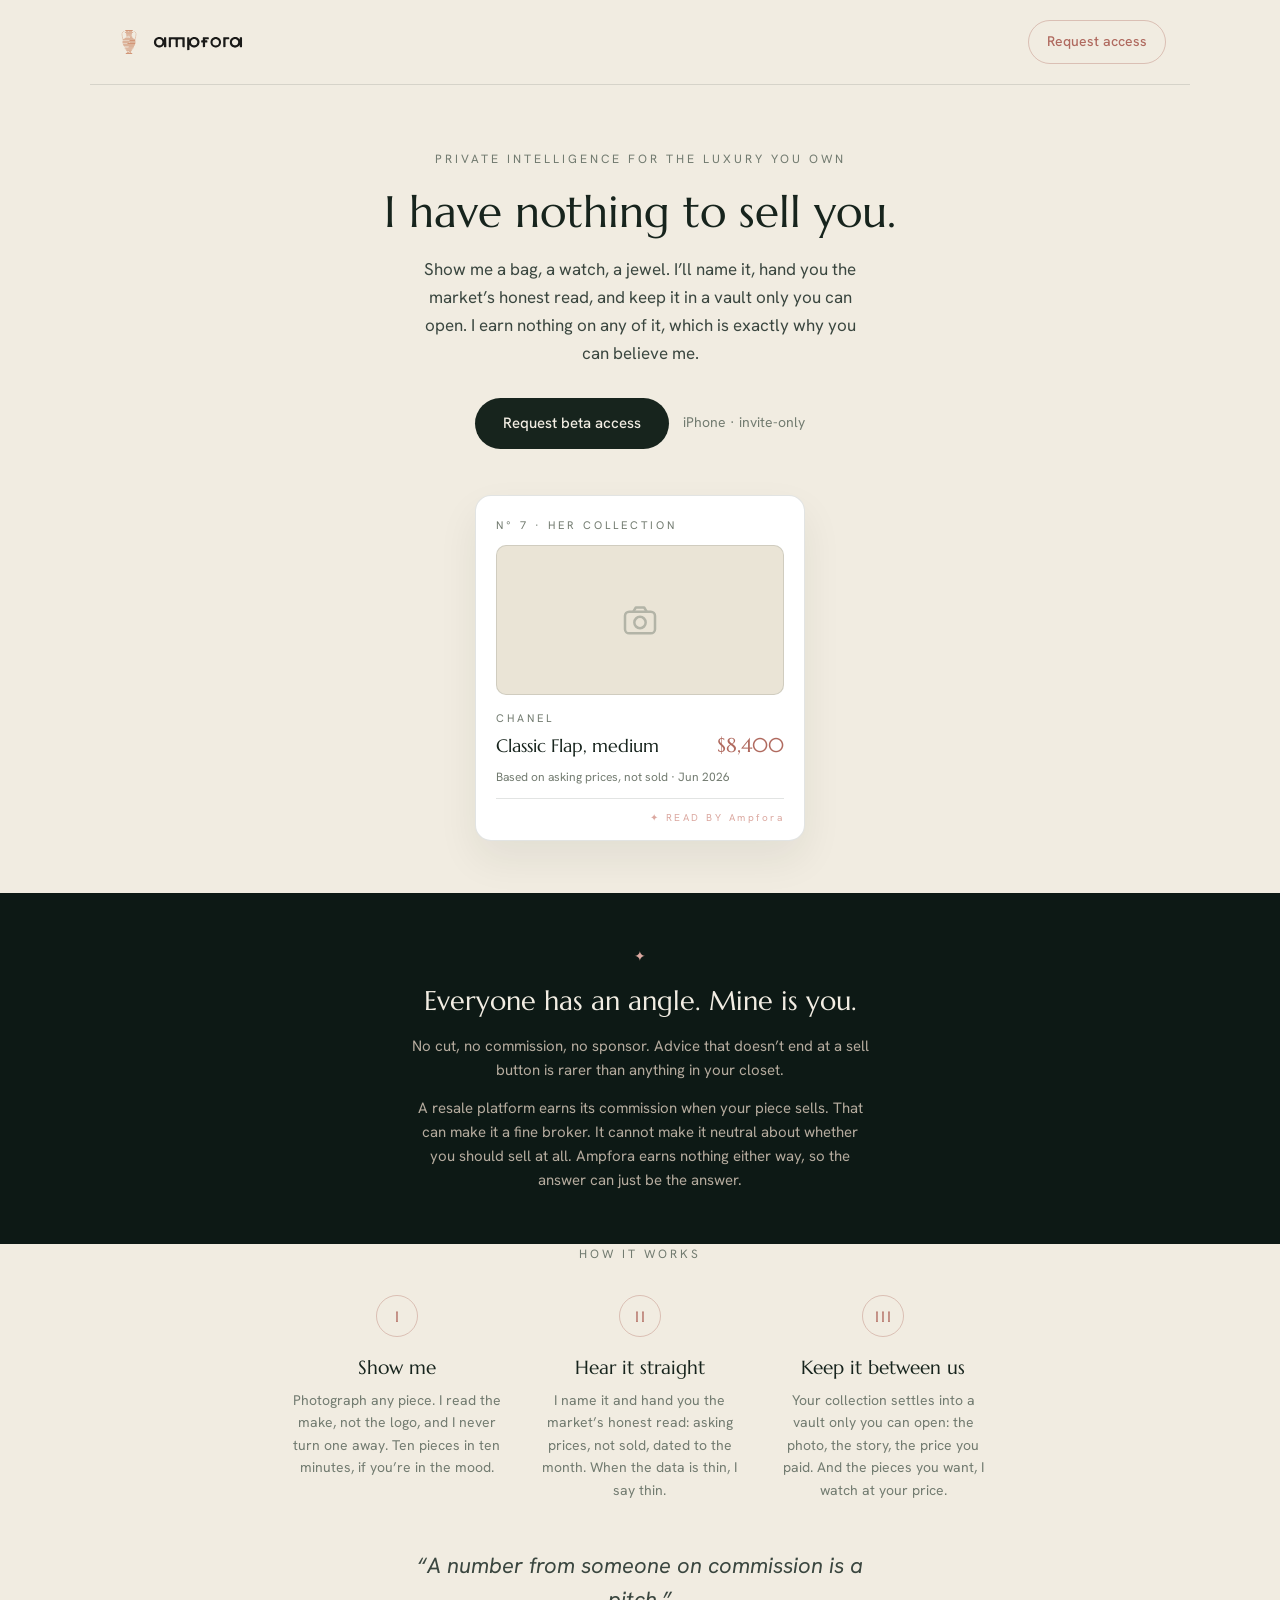
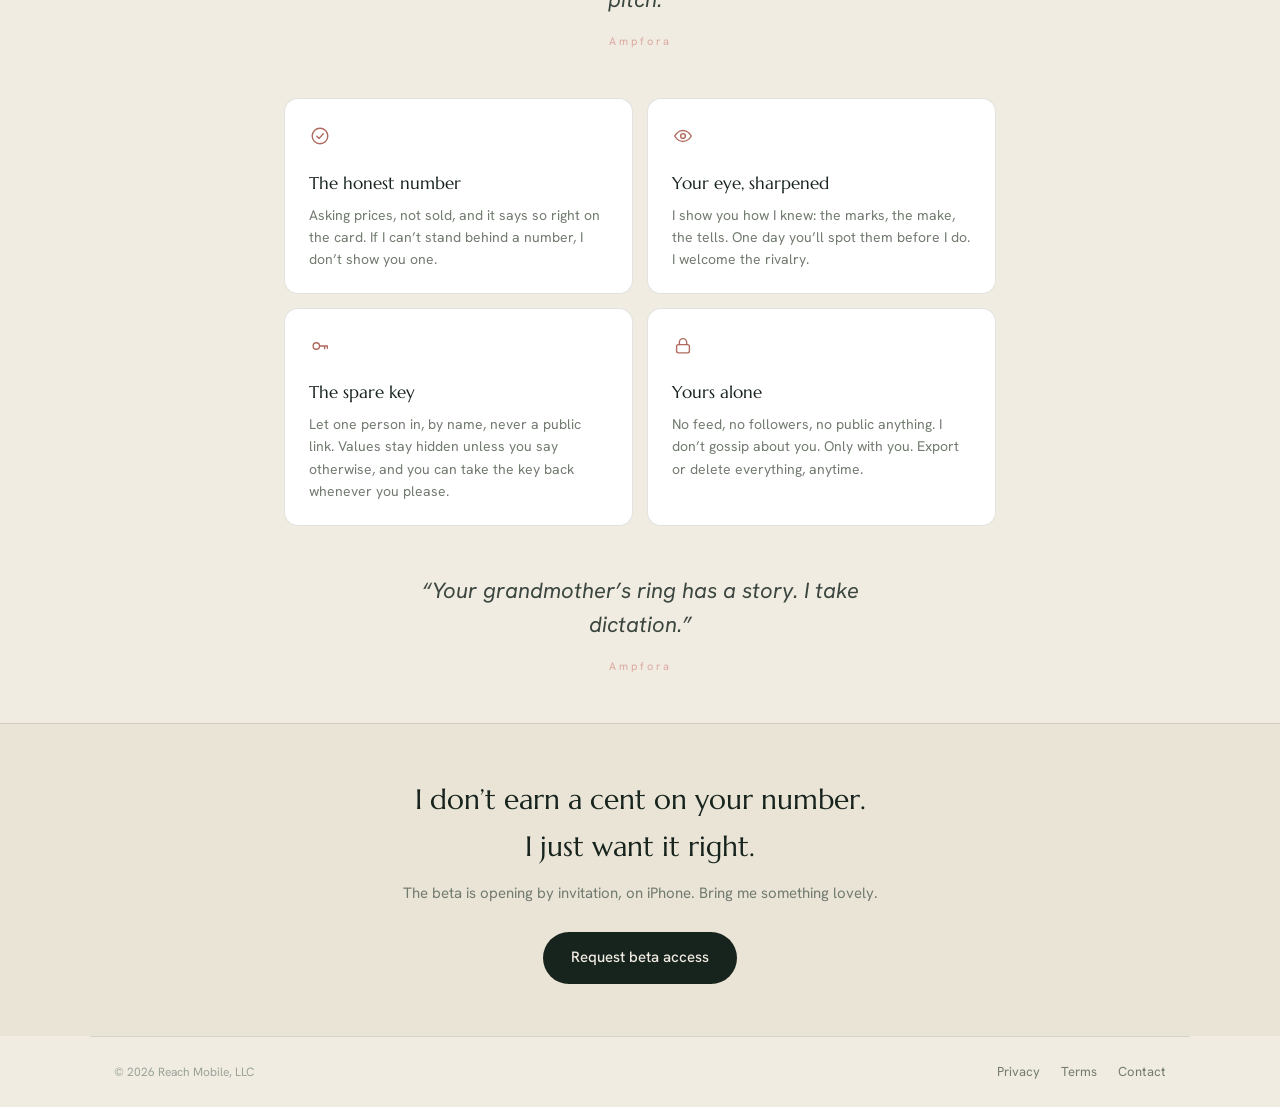
<file: index.html>
<!DOCTYPE html>
<html lang="en">
<head>
  <meta charset="utf-8" />
  <meta name="impact-site-verification" value="db69ce95-3897-4b3e-a469-6c0a6e96b619" />
  <meta name="viewport" content="width=device-width, initial-scale=1" />
  <title>Ampfora · I have nothing to sell you</title>
  <meta name="description" content="Photograph a bag, a watch, a jewel. Ampfora names it, reads the market honestly, and keeps your collection in a private vault. No cut, no commission, nothing to sell you." />
  <meta name="theme-color" content="#F1ECE1" />
  <meta property="og:title" content="Ampfora · I have nothing to sell you." />
  <meta property="og:description" content="Photograph a bag, a watch, a jewel. Ampfora names it, reads the market honestly, and keeps your collection in a private vault." />
  <meta property="og:type" content="website" />
  <link rel="icon" href="favicon.svg" type="image/svg+xml" />
  <link rel="preconnect" href="https://fonts.googleapis.com" />
  <link rel="preconnect" href="https://fonts.gstatic.com" crossorigin />
  <link href="https://fonts.googleapis.com/css2?family=Marcellus&family=Hanken+Grotesk:ital,wght@0,400;0,500;0,600;1,400&display=swap" rel="stylesheet" />
  <link rel="stylesheet" href="styles.css" />
</head>
<body>

  <header class="site-header">
    <a class="brand" href="/" aria-label="Ampfora home">
      <img class="brand-mark" src="ampfora-mark.svg" alt="" width="30" height="30" />
      <img class="brand-wordmark" src="ampfora-wordmark.svg" alt="Ampfora" height="18" />
    </a>
    <a class="btn btn-ghost" href="https://testflight.apple.com/join/Nak8bquG">Request access</a>
  </header>

  <main>
    <section class="hero wrap">
      <p class="eyebrow">Private intelligence for the luxury you own</p>
      <h1>I have nothing to sell you.</h1>
      <p class="lede">Show me a bag, a watch, a jewel. I’ll name it, hand you the market’s honest read, and keep it in a vault only you can open. I earn nothing on any of it, which is exactly why you can believe me.</p>
      <div class="cta-row">
        <a class="btn btn-solid" href="https://testflight.apple.com/join/Nak8bquG">Request beta access</a>
        <span class="cta-note">iPhone · invite-only</span>
      </div>

      <div class="proof">
        <p class="proof-no">N° 7 · Her collection</p>
        <div class="proof-photo">
          <svg width="40" height="40" viewBox="0 0 24 24" fill="none" stroke="#727B70" stroke-width="1.5" stroke-linecap="round" stroke-linejoin="round" aria-hidden="true"><rect x="3" y="7" width="18" height="13" rx="2.5"/><path d="M8 7l1.5-2.5h5L16 7"/><circle cx="12" cy="13.5" r="3.4"/></svg>
        </div>
        <p class="proof-brand">Chanel</p>
        <div class="proof-row">
          <span class="proof-name">Classic Flap, medium</span>
          <span class="proof-value">$8,400</span>
        </div>
        <p class="proof-basis">Based on asking prices, not sold · Jun 2026</p>
        <p class="proof-hallmark">✦ READ BY Ampfora</p>
      </div>
    </section>

    <div class="band">
      <div class="wrap">
        <p class="band-spark" aria-hidden="true">✦</p>
        <p class="band-line">Everyone has an angle. Mine is you.</p>
        <p class="band-sub">No cut, no commission, no sponsor. Advice that doesn’t end at a sell button is rarer than anything in your closet.</p>
        <p class="band-sub">A resale platform earns its commission when your piece sells. That can make it a fine broker. It cannot make it neutral about whether you should sell at all. Ampfora earns nothing either way, so the answer can just be the answer.</p>
      </div>
    </div>

    <section class="wrap">
      <p class="section-label">How it works</p>
      <div class="steps">
        <div class="step">
          <span class="step-no">I</span>
          <h3>Show me</h3>
          <p>Photograph any piece. I read the make, not the logo, and I never turn one away. Ten pieces in ten minutes, if you’re in the mood.</p>
        </div>
        <div class="step">
          <span class="step-no">II</span>
          <h3>Hear it straight</h3>
          <p>I name it and hand you the market’s honest read: asking prices, not sold, dated to the month. When the data is thin, I say thin.</p>
        </div>
        <div class="step">
          <span class="step-no">III</span>
          <h3>Keep it between us</h3>
          <p>Your collection settles into a vault only you can open: the photo, the story, the price you paid. And the pieces you want, I watch at your price.</p>
        </div>
      </div>
    </section>

    <div class="quote wrap">
      <p>“A number from someone on commission is a pitch.”</p>
      <p class="attr">Ampfora</p>
    </div>

    <section class="wrap">
      <div class="pillars">
        <div class="pillar">
          <span class="ic"><svg width="22" height="22" viewBox="0 0 24 24" fill="none" stroke="currentColor" stroke-width="1.5" stroke-linecap="round" stroke-linejoin="round" aria-hidden="true"><circle cx="12" cy="12" r="8.5"/><polyline points="8.5 12.2 11 14.6 15.6 9.6"/></svg></span>
          <h3>The honest number</h3>
          <p>Asking prices, not sold, and it says so right on the card. If I can’t stand behind a number, I don’t show you one.</p>
        </div>
        <div class="pillar">
          <span class="ic"><svg width="22" height="22" viewBox="0 0 24 24" fill="none" stroke="currentColor" stroke-width="1.5" stroke-linecap="round" stroke-linejoin="round" aria-hidden="true"><path d="M3 12s3.2-6 9-6 9 6 9 6-3.2 6-9 6-9-6-9-6z"/><circle cx="12" cy="12" r="2.6"/></svg></span>
          <h3>Your eye, sharpened</h3>
          <p>I show you how I knew: the marks, the make, the tells. One day you’ll spot them before I do. I welcome the rivalry.</p>
        </div>
        <div class="pillar">
          <span class="ic"><svg width="22" height="22" viewBox="0 0 24 24" fill="none" stroke="currentColor" stroke-width="1.5" stroke-linecap="round" stroke-linejoin="round" aria-hidden="true"><circle cx="8" cy="12" r="3.5"/><path d="M11.5 12H20M17 12v3M20 12v2.5"/></svg></span>
          <h3>The spare key</h3>
          <p>Let one person in, by name, never a public link. Values stay hidden unless you say otherwise, and you can take the key back whenever you please.</p>
        </div>
        <div class="pillar">
          <span class="ic"><svg width="22" height="22" viewBox="0 0 24 24" fill="none" stroke="currentColor" stroke-width="1.5" stroke-linecap="round" stroke-linejoin="round" aria-hidden="true"><rect x="5" y="10.5" width="14" height="9" rx="2"/><path d="M8 10.5V8a4 4 0 0 1 8 0v2.5"/></svg></span>
          <h3>Yours alone</h3>
          <p>No feed, no followers, no public anything. I don’t gossip about you. Only with you. Export or delete everything, anytime.</p>
        </div>
      </div>
    </section>

    <div class="quote wrap">
      <p>“Your grandmother’s ring has a story. I take dictation.”</p>
      <p class="attr">Ampfora</p>
    </div>

    <div class="final">
      <div class="wrap">
        <h2>I don’t earn a cent on your number.<br />I just want it right.</h2>
        <p>The beta is opening by invitation, on iPhone. Bring me something lovely.</p>
        <a class="btn btn-solid" href="https://testflight.apple.com/join/Nak8bquG">Request beta access</a>
      </div>
    </div>
  </main>

  <footer class="site-footer">
    <span class="copy">© 2026 Reach Mobile, LLC</span>
    <nav>
      <a href="privacy.html">Privacy</a>
      <a href="terms.html">Terms</a>
      <a href="mailto:support@ampfora.com">Contact</a>
    </nav>
  </footer>

</body>
</html>
</file>
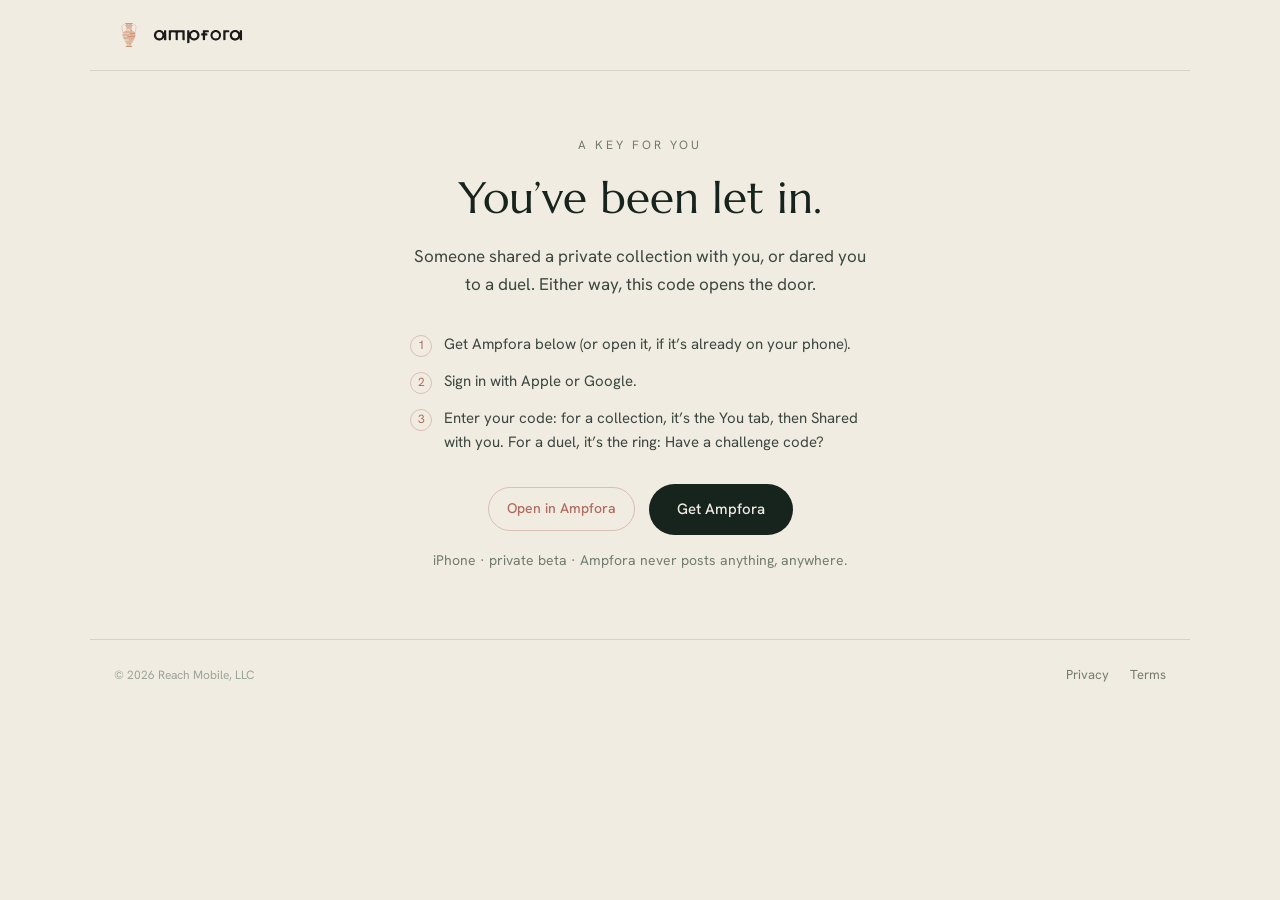
<file: claim.html>
<!DOCTYPE html>
<html lang="en">
<head>
  <meta charset="utf-8" />
  <meta name="viewport" content="width=device-width, initial-scale=1" />
  <title>Ampfora · A key for you</title>
  <meta name="description" content="Someone left you a code on Ampfora. Claim it here." />
  <meta name="robots" content="noindex" />
  <meta name="theme-color" content="#F1ECE1" />
  <link rel="icon" href="favicon.svg" type="image/svg+xml" />
  <link rel="preconnect" href="https://fonts.googleapis.com" />
  <link rel="preconnect" href="https://fonts.gstatic.com" crossorigin />
  <link href="https://fonts.googleapis.com/css2?family=Marcellus&family=Hanken+Grotesk:ital,wght@0,400;0,500;0,600;1,400&display=swap" rel="stylesheet" />
  <link rel="stylesheet" href="styles.css" />
</head>
<body>

  <header class="site-header">
    <a class="brand" href="index.html" aria-label="Ampfora home">
      <img class="brand-mark" src="ampfora-mark.svg" alt="" width="30" height="30" />
      <img class="brand-wordmark" src="ampfora-wordmark.svg" alt="Ampfora" height="18" />
    </a>
  </header>

  <main>
    <section class="hero wrap">
      <p class="eyebrow">A key for you</p>
      <h1 id="claim-title">You’ve been let in.</h1>
      <p class="lede" id="claim-lede">Someone shared a private collection with you, or dared you to a duel. Either way, this code opens the door.</p>

      <div class="claim-card" id="claim-card" hidden>
        <p class="claim-label">YOUR CODE</p>
        <p class="claim-code" id="claim-code"></p>
        <button class="btn btn-ghost claim-copy" id="copy-btn" type="button">Copy the code</button>
      </div>

      <div class="claim-steps" id="claim-steps">
        <p class="claim-step"><span class="claim-n">1</span> Get Ampfora below (or open it, if it’s already on your phone).</p>
        <p class="claim-step"><span class="claim-n">2</span> Sign in with Apple or Google.</p>
        <p class="claim-step"><span class="claim-n">3</span> Enter your code: for a collection, it’s the You tab, then Shared with you. For a duel, it’s the ring: Have a challenge code?</p>
      </div>

      <!-- WITH A CODE, "Open it" IS THE PRIMARY ACTION and the script promotes it. The page
           used to lead with Get Ampfora and keep the open button hidden and ghosted below
           it, so a recipient who already had the app was pointed at an install. -->
      <div class="cta-row">
        <a class="btn btn-ghost" id="open-app" href="valtzie://" hidden>Open in Ampfora</a>
        <a class="btn btn-solid" id="get-app" href="https://testflight.apple.com/join/Nak8bquG">Get Ampfora</a>
      </div>
      <p class="cta-note" id="cta-note">iPhone · private beta · Ampfora never posts anything, anywhere.</p>
    </section>
  </main>

  <footer class="site-footer">
    <span class="copy">© 2026 Reach Mobile, LLC</span>
    <nav>
      <a href="privacy.html">Privacy</a>
      <a href="terms.html">Terms</a>
    </nav>
  </footer>

  <script>
    // The code rides the URL FRAGMENT (#CODE): fragments never leave the browser, so a
    // claim code cannot land in server or CDN logs. No code in the URL? The page still
    // works as a plain explainer.
    (function () {
      var code = decodeURIComponent((location.hash || '').replace(/^#/, '')).trim();
      if (!code) return;
      var card = document.getElementById('claim-card');
      var codeEl = document.getElementById('claim-code');
      var openBtn = document.getElementById('open-app');
      var getBtn = document.getElementById('get-app');
      var copyBtn = document.getElementById('copy-btn');
      codeEl.textContent = code;
      card.hidden = false;

      // WHICH DOOR. A challenge marks itself with ?r=duel; anything else is an invite to a
      // collection. Sending a rivalry code to the collection screen would fail there having
      // consumed nothing and explained less.
      var isDuel = /(?:^|[?&])r=duel(?:&|$)/i.test(location.search || '');
      openBtn.href = 'valtzie://' + (isDuel ? 'duel/' : 'claim/') + encodeURIComponent(code);
      openBtn.hidden = false;
      // The open button is the point of the page when a code is present: make it the solid
      // one and demote the install beside it.
      openBtn.className = 'btn btn-solid';
      openBtn.textContent = isDuel ? 'Open the ring' : 'Open the collection';
      if (getBtn) getBtn.className = 'btn btn-ghost';
      if (isDuel) {
        document.getElementById('claim-title').textContent = 'You’ve been dared.';
        document.getElementById('claim-lede').textContent =
          'Someone picked a piece and bet it outruns yours this month. The market referees. Pick your champion and the ring opens.';
      } else {
        document.getElementById('claim-title').textContent = 'You’ve been let in.';
        document.getElementById('claim-lede').textContent =
          'Someone shared a private collection with you. This opens it.';
      }
      // The steps are the fallback, not the instructions: they matter only if the button
      // does nothing, which on iOS means the app is not installed yet.
      var steps = document.getElementById('claim-steps');
      if (steps) steps.hidden = true;
      var note = document.getElementById('cta-note');
      // HONEST ABOUT THE INSTALL PATH. iOS carries nothing from the App Store into a fresh
      // launch, so a recipient who installs from here has to come back to this message and
      // tap again. Saying so costs one sentence; not saying so costs the invite.
      if (note) {
        note.textContent =
          'iPhone · private beta. Installing? Come back to this link afterwards and tap Open, or paste the code above.';
      }
      copyBtn.addEventListener('click', function () {
        var done = function () {
          copyBtn.textContent = 'Copied ✓';
          setTimeout(function () { copyBtn.textContent = 'Copy the code'; }, 2000);
        };
        if (navigator.clipboard && navigator.clipboard.writeText) {
          navigator.clipboard.writeText(code).then(done, done);
        } else {
          var r = document.createRange();
          r.selectNodeContents(codeEl);
          var sel = window.getSelection();
          sel.removeAllRanges();
          sel.addRange(r);
          try { document.execCommand('copy'); } catch (e) { /* she can long-press */ }
          sel.removeAllRanges();
          done();
        }
      });
    })();
  </script>

</body>
</html>
</file>
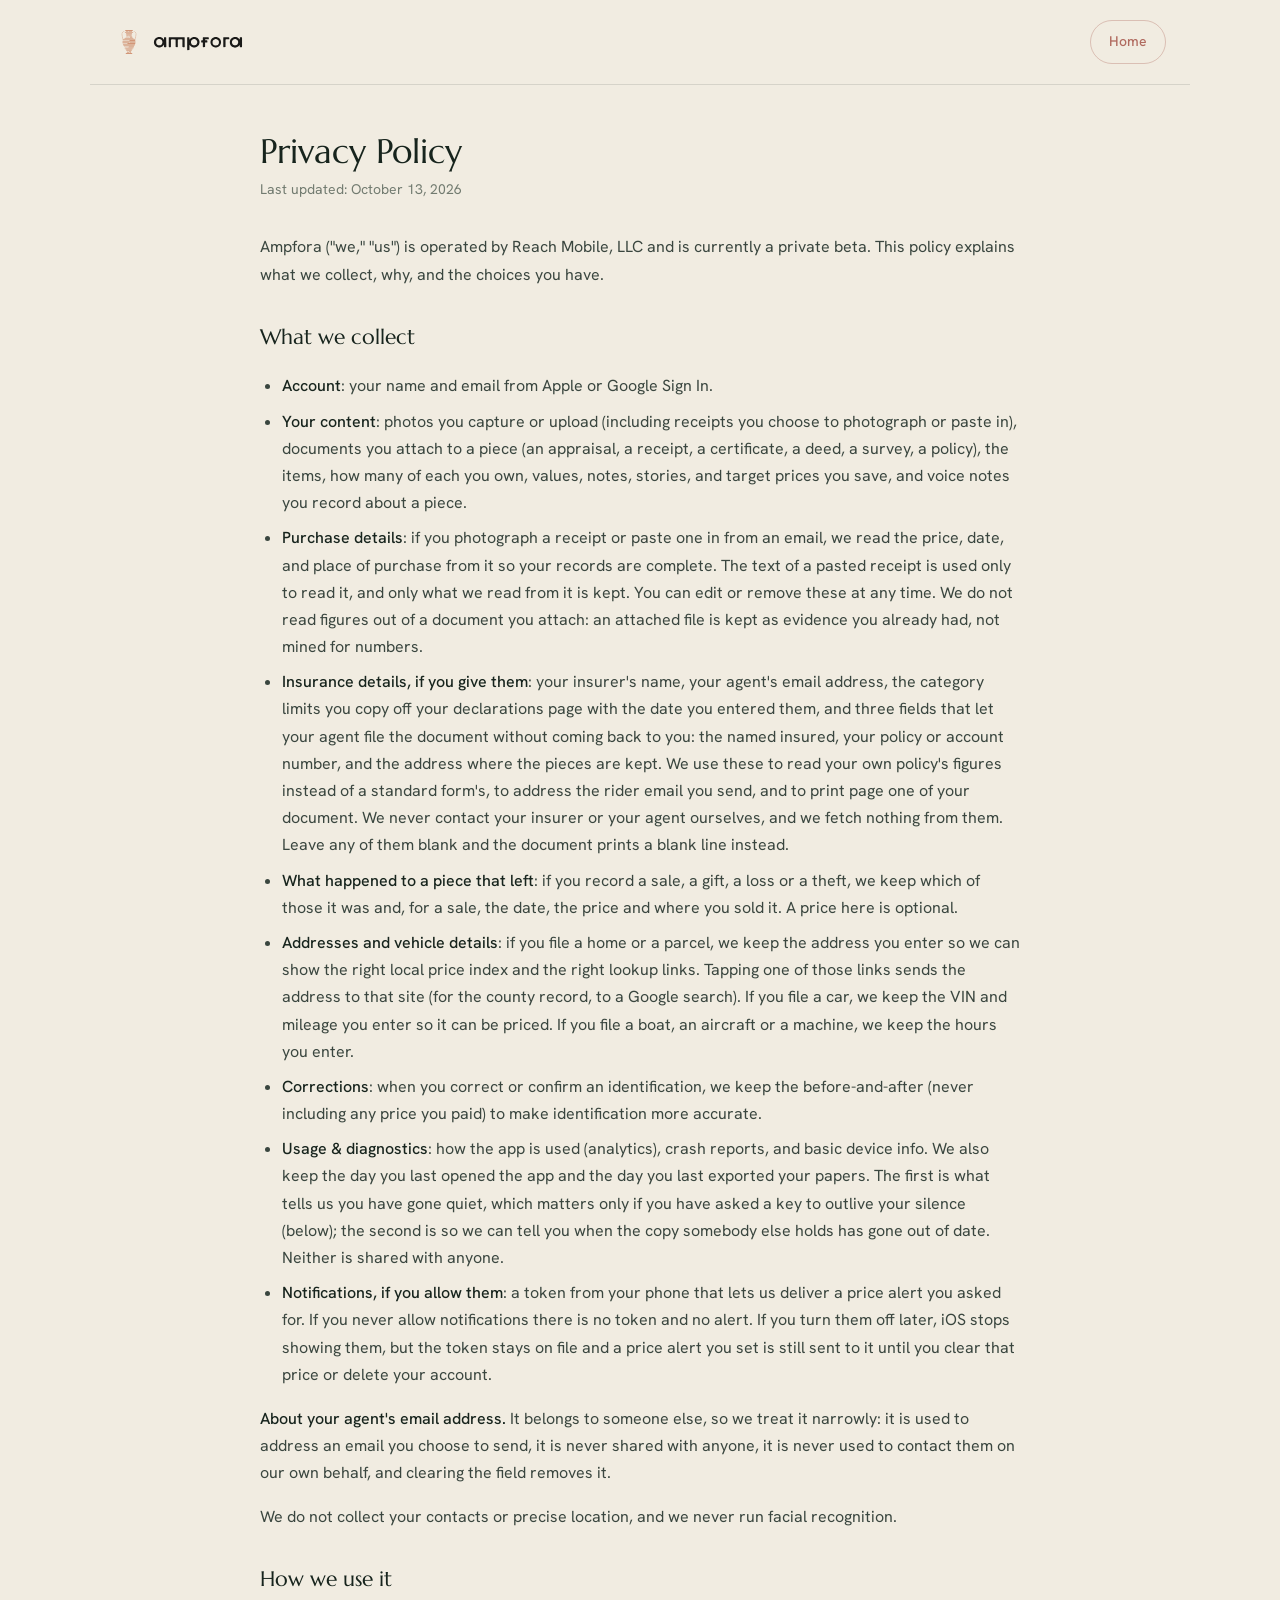
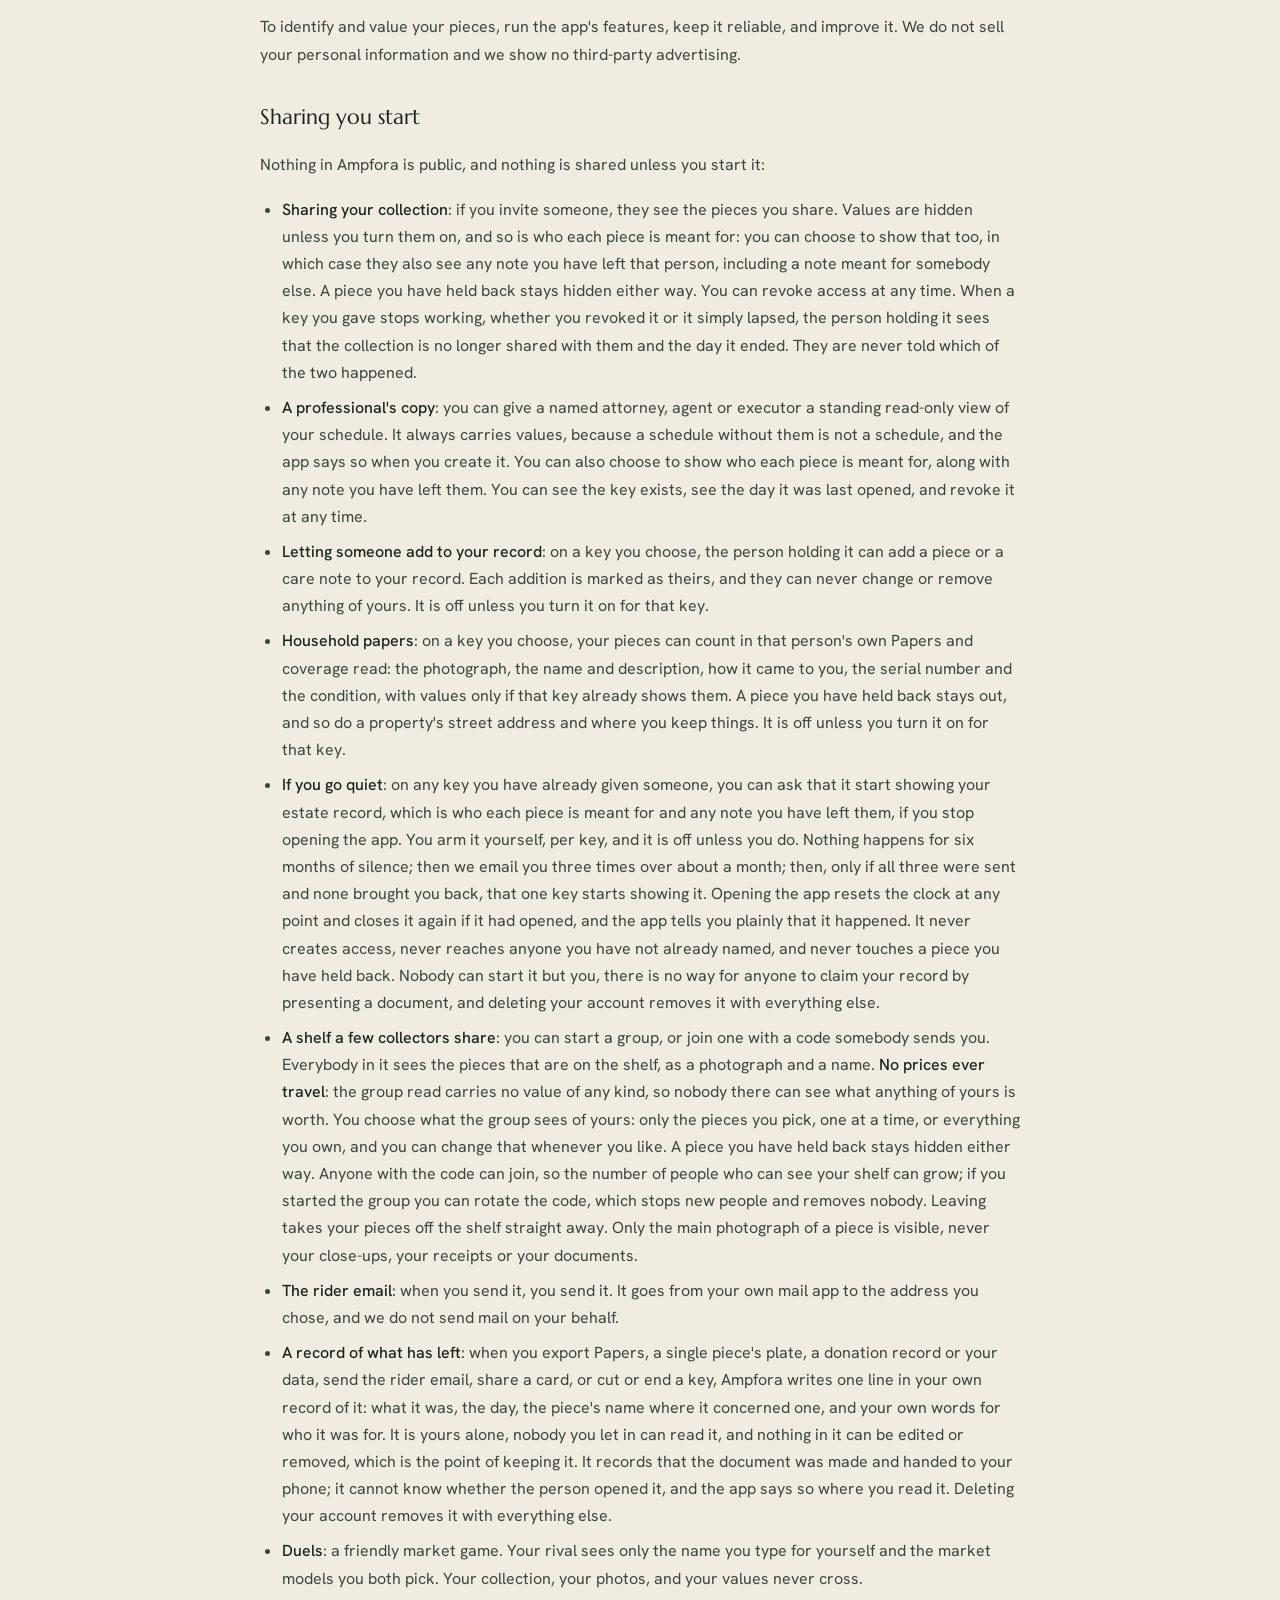
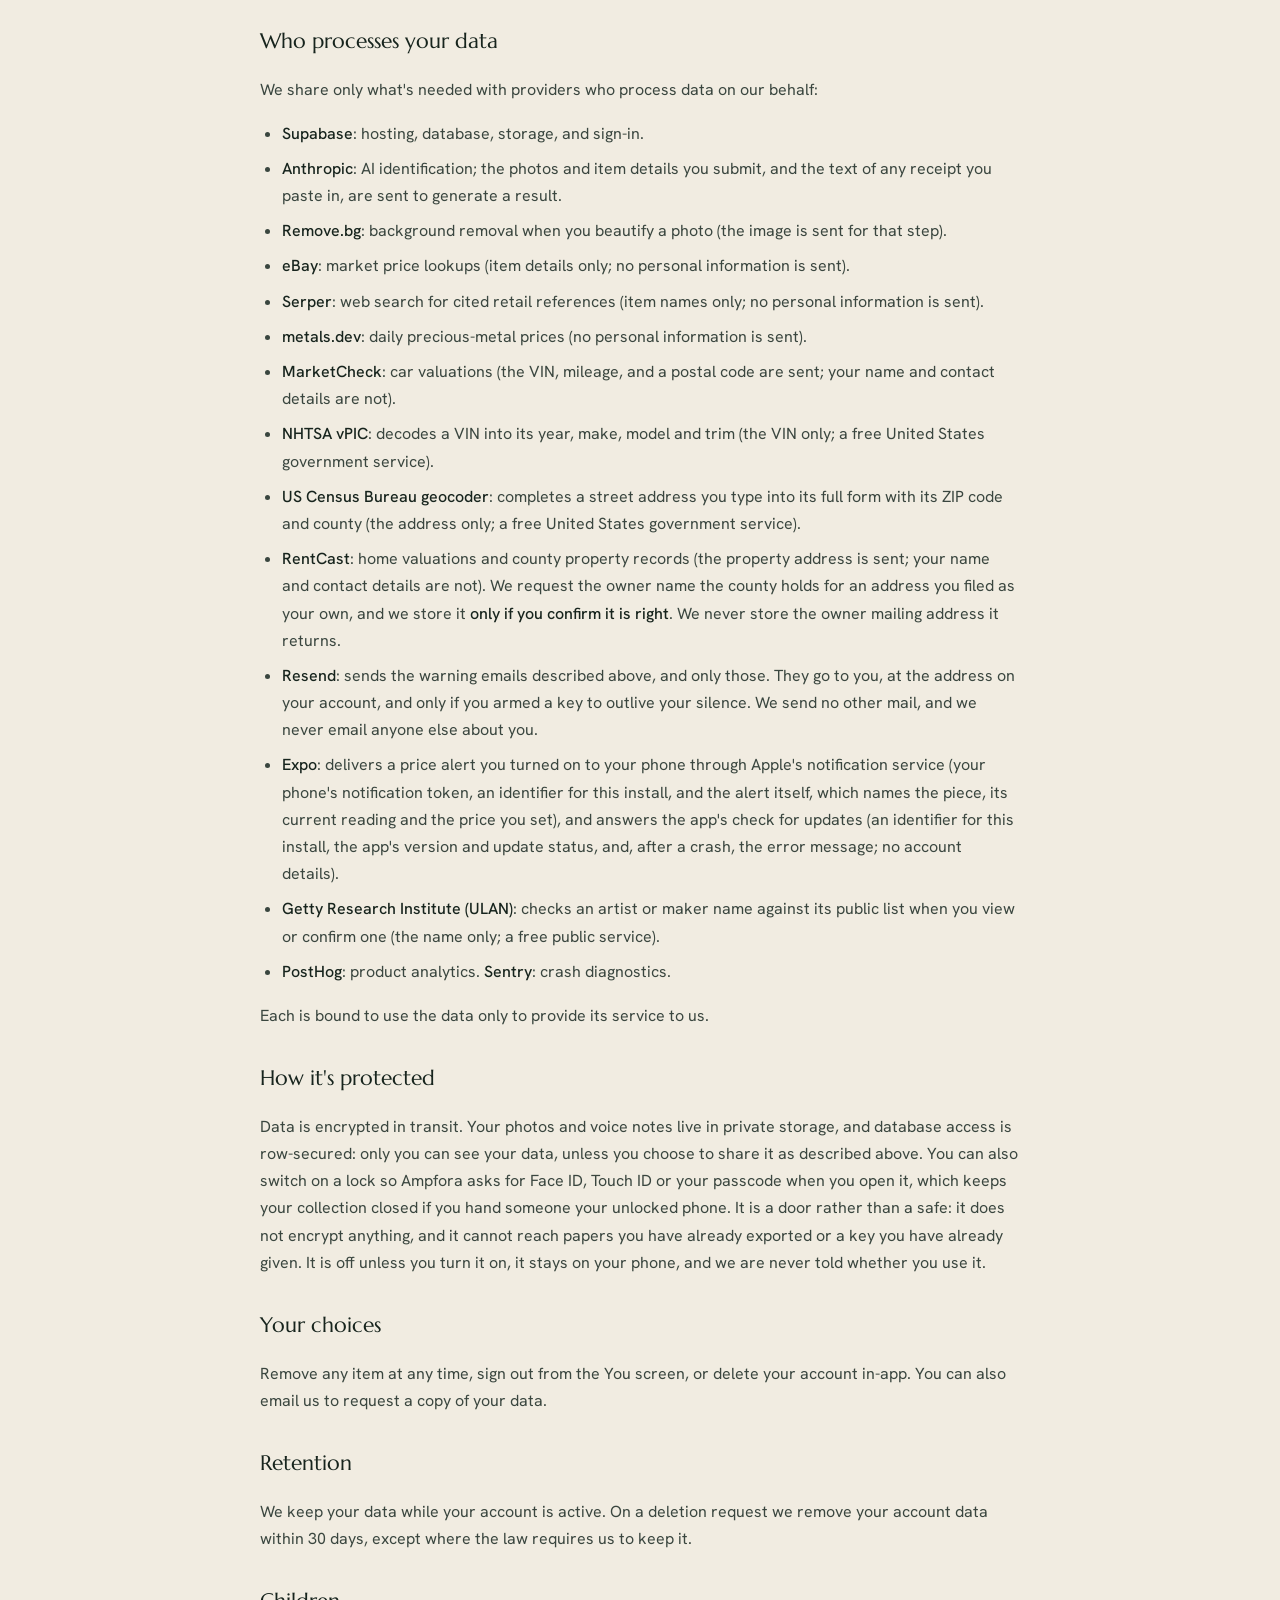
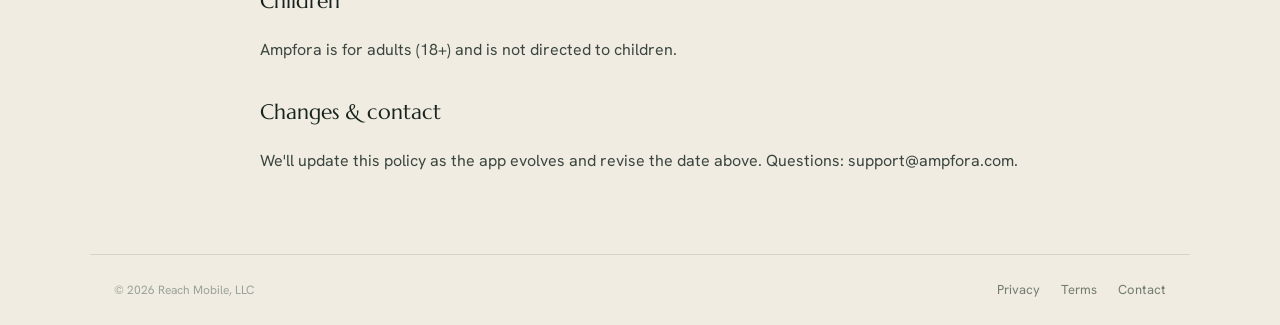
<file: privacy.html>
<!DOCTYPE html>
<html lang="en">
<head>
  <meta charset="utf-8" />
  <meta name="viewport" content="width=device-width, initial-scale=1" />
  <meta name="robots" content="noindex" />
  <title>Privacy Policy &middot; Ampfora</title>
  <meta name="description" content="Ampfora privacy policy: what we collect, why, and the choices you have." />
  <meta name="theme-color" content="#F1ECE1" />
  <link rel="icon" href="favicon.svg" type="image/svg+xml" />
  <link rel="preconnect" href="https://fonts.googleapis.com" />
  <link rel="preconnect" href="https://fonts.gstatic.com" crossorigin />
  <link href="https://fonts.googleapis.com/css2?family=Marcellus&family=Hanken+Grotesk:ital,wght@0,400;0,500;0,600;1,400&display=swap" rel="stylesheet" />
  <link rel="stylesheet" href="styles.css" />
</head>
<body>

  <header class="site-header">
    <a class="brand" href="index.html" aria-label="Ampfora home">
      <img class="brand-mark" src="ampfora-mark.svg" alt="" width="30" height="30" />
      <img class="brand-wordmark" src="ampfora-wordmark.svg" alt="Ampfora" height="18" />
    </a>
    <a class="btn btn-ghost" href="index.html">Home</a>
  </header>

  <main class="doc wrap">
    <h1>Privacy Policy</h1>
    <p class="updated">Last updated: October 13, 2026</p>
    <p>Ampfora ("we," "us") is operated by Reach Mobile, LLC and is currently a private beta. This policy explains what we collect, why, and the choices you have.</p>
    <h2>What we collect</h2>
    <ul>
    <li><strong>Account</strong>: your name and email from Apple or Google Sign In.</li>
    <li><strong>Your content</strong>: photos you capture or upload (including receipts you choose to photograph or paste in), documents you attach to a piece (an appraisal, a receipt, a certificate, a deed, a survey, a policy), the items, how many of each you own, values, notes, stories, and target prices you save, and voice notes you record about a piece.</li>
    <li><strong>Purchase details</strong>: if you photograph a receipt or paste one in from an email, we read the price, date, and place of purchase from it so your records are complete. The text of a pasted receipt is used only to read it, and only what we read from it is kept. You can edit or remove these at any time. We do not read figures out of a document you attach: an attached file is kept as evidence you already had, not mined for numbers.</li>
    <li><strong>Insurance details, if you give them</strong>: your insurer's name, your agent's email address, the category limits you copy off your declarations page with the date you entered them, and three fields that let your agent file the document without coming back to you: the named insured, your policy or account number, and the address where the pieces are kept. We use these to read your own policy's figures instead of a standard form's, to address the rider email you send, and to print page one of your document. We never contact your insurer or your agent ourselves, and we fetch nothing from them. Leave any of them blank and the document prints a blank line instead.</li>
    <li><strong>What happened to a piece that left</strong>: if you record a sale, a gift, a loss or a theft, we keep which of those it was and, for a sale, the date, the price and where you sold it. A price here is optional.</li>
    <li><strong>Addresses and vehicle details</strong>: if you file a home or a parcel, we keep the address you enter so we can show the right local price index and the right lookup links. Tapping one of those links sends the address to that site (for the county record, to a Google search). If you file a car, we keep the VIN and mileage you enter so it can be priced. If you file a boat, an aircraft or a machine, we keep the hours you enter.</li>
    <li><strong>Corrections</strong>: when you correct or confirm an identification, we keep the before-and-after (never including any price you paid) to make identification more accurate.</li>
    <li><strong>Usage &amp; diagnostics</strong>: how the app is used (analytics), crash reports, and basic device info. We also keep the day you last opened the app and the day you last exported your papers. The first is what tells us you have gone quiet, which matters only if you have asked a key to outlive your silence (below); the second is so we can tell you when the copy somebody else holds has gone out of date. Neither is shared with anyone.</li>
    <li><strong>Notifications, if you allow them</strong>: a token from your phone that lets us deliver a price alert you asked for. If you never allow notifications there is no token and no alert. If you turn them off later, iOS stops showing them, but the token stays on file and a price alert you set is still sent to it until you clear that price or delete your account.</li>
    </ul>
    <p><strong>About your agent's email address.</strong> It belongs to someone else, so we treat it narrowly: it is used to address an email you choose to send, it is never shared with anyone, it is never used to contact them on our own behalf, and clearing the field removes it.</p>
    <p>We do not collect your contacts or precise location, and we never run facial recognition.</p>
    <h2>How we use it</h2>
    <p>To identify and value your pieces, run the app's features, keep it reliable, and improve it. We do not sell your personal information and we show no third-party advertising.</p>
    <h2>Sharing you start</h2>
    <p>Nothing in Ampfora is public, and nothing is shared unless you start it:</p>
    <ul>
    <li><strong>Sharing your collection</strong>: if you invite someone, they see the pieces you share. Values are hidden unless you turn them on, and so is who each piece is meant for: you can choose to show that too, in which case they also see any note you have left that person, including a note meant for somebody else. A piece you have held back stays hidden either way. You can revoke access at any time. When a key you gave stops working, whether you revoked it or it simply lapsed, the person holding it sees that the collection is no longer shared with them and the day it ended. They are never told which of the two happened.</li>
    <li><strong>A professional's copy</strong>: you can give a named attorney, agent or executor a standing read-only view of your schedule. It always carries values, because a schedule without them is not a schedule, and the app says so when you create it. You can also choose to show who each piece is meant for, along with any note you have left them. You can see the key exists, see the day it was last opened, and revoke it at any time.</li>
    <li><strong>Letting someone add to your record</strong>: on a key you choose, the person holding it can add a piece or a care note to your record. Each addition is marked as theirs, and they can never change or remove anything of yours. It is off unless you turn it on for that key.</li>
    <li><strong>Household papers</strong>: on a key you choose, your pieces can count in that person's own Papers and coverage read: the photograph, the name and description, how it came to you, the serial number and the condition, with values only if that key already shows them. A piece you have held back stays out, and so do a property's street address and where you keep things. It is off unless you turn it on for that key.</li>
    <li><strong>If you go quiet</strong>: on any key you have already given someone, you can ask that it start showing your estate record, which is who each piece is meant for and any note you have left them, if you stop opening the app. You arm it yourself, per key, and it is off unless you do. Nothing happens for six months of silence; then we email you three times over about a month; then, only if all three were sent and none brought you back, that one key starts showing it. Opening the app resets the clock at any point and closes it again if it had opened, and the app tells you plainly that it happened. It never creates access, never reaches anyone you have not already named, and never touches a piece you have held back. Nobody can start it but you, there is no way for anyone to claim your record by presenting a document, and deleting your account removes it with everything else.</li>
    <li><strong>A shelf a few collectors share</strong>: you can start a group, or join one with a code somebody sends you. Everybody in it sees the pieces that are on the shelf, as a photograph and a name. <strong>No prices ever travel</strong>: the group read carries no value of any kind, so nobody there can see what anything of yours is worth. You choose what the group sees of yours: only the pieces you pick, one at a time, or everything you own, and you can change that whenever you like. A piece you have held back stays hidden either way. Anyone with the code can join, so the number of people who can see your shelf can grow; if you started the group you can rotate the code, which stops new people and removes nobody. Leaving takes your pieces off the shelf straight away. Only the main photograph of a piece is visible, never your close-ups, your receipts or your documents.</li>
    <li><strong>The rider email</strong>: when you send it, you send it. It goes from your own mail app to the address you chose, and we do not send mail on your behalf.</li>
    <li><strong>A record of what has left</strong>: when you export Papers, a single piece's plate, a donation record or your data, send the rider email, share a card, or cut or end a key, Ampfora writes one line in your own record of it: what it was, the day, the piece's name where it concerned one, and your own words for who it was for. It is yours alone, nobody you let in can read it, and nothing in it can be edited or removed, which is the point of keeping it. It records that the document was made and handed to your phone; it cannot know whether the person opened it, and the app says so where you read it. Deleting your account removes it with everything else.</li>
    <li><strong>Duels</strong>: a friendly market game. Your rival sees only the name you type for yourself and the market models you both pick. Your collection, your photos, and your values never cross.</li>
    </ul>
    <h2>Who processes your data</h2>
    <p>We share only what's needed with providers who process data on our behalf:</p>
    <ul>
    <li><strong>Supabase</strong>: hosting, database, storage, and sign-in.</li>
    <li><strong>Anthropic</strong>: AI identification; the photos and item details you submit, and the text of any receipt you paste in, are sent to generate a result.</li>
    <li><strong>Remove.bg</strong>: background removal when you beautify a photo (the image is sent for that step).</li>
    <li><strong>eBay</strong>: market price lookups (item details only; no personal information is sent).</li>
    <li><strong>Serper</strong>: web search for cited retail references (item names only; no personal information is sent).</li>
    <li><strong>metals.dev</strong>: daily precious-metal prices (no personal information is sent).</li>
    <li><strong>MarketCheck</strong>: car valuations (the VIN, mileage, and a postal code are sent; your name and contact details are not).</li>
    <li><strong>NHTSA vPIC</strong>: decodes a VIN into its year, make, model and trim (the VIN only; a free United States government service).</li>
    <li><strong>US Census Bureau geocoder</strong>: completes a street address you type into its full form with its ZIP code and county (the address only; a free United States government service).</li>
    <li><strong>RentCast</strong>: home valuations and county property records (the property address is sent; your name and contact details are not). We request the owner name the county holds for an address you filed as your own, and we store it <strong>only if you confirm it is right</strong>. We never store the owner mailing address it returns.</li>
    <li><strong>Resend</strong>: sends the warning emails described above, and only those. They go to you, at the address on your account, and only if you armed a key to outlive your silence. We send no other mail, and we never email anyone else about you.</li>
    <li><strong>Expo</strong>: delivers a price alert you turned on to your phone through Apple's notification service (your phone's notification token, an identifier for this install, and the alert itself, which names the piece, its current reading and the price you set), and answers the app's check for updates (an identifier for this install, the app's version and update status, and, after a crash, the error message; no account details).</li>
    <li><strong>Getty Research Institute (ULAN)</strong>: checks an artist or maker name against its public list when you view or confirm one (the name only; a free public service).</li>
    <li><strong>PostHog</strong>: product analytics. <strong>Sentry</strong>: crash diagnostics.</li>
    </ul>
    <p>Each is bound to use the data only to provide its service to us.</p>
    <h2>How it's protected</h2>
    <p>Data is encrypted in transit. Your photos and voice notes live in private storage, and database access is row-secured: only you can see your data, unless you choose to share it as described above. You can also switch on a lock so Ampfora asks for Face ID, Touch ID or your passcode when you open it, which keeps your collection closed if you hand someone your unlocked phone. It is a door rather than a safe: it does not encrypt anything, and it cannot reach papers you have already exported or a key you have already given. It is off unless you turn it on, it stays on your phone, and we are never told whether you use it.</p>
    <h2>Your choices</h2>
    <p>Remove any item at any time, sign out from the You screen, or delete your account in-app. You can also email us to request a copy of your data.</p>
    <h2>Retention</h2>
    <p>We keep your data while your account is active. On a deletion request we remove your account data within 30 days, except where the law requires us to keep it.</p>
    <h2>Children</h2>
    <p>Ampfora is for adults (18+) and is not directed to children.</p>
    <h2>Changes &amp; contact</h2>
    <p>We'll update this policy as the app evolves and revise the date above. Questions: support@ampfora.com.</p>
  </main>

  <footer class="site-footer">
    <span class="copy">&copy; 2026 Reach Mobile, LLC</span>
    <nav>
      <a href="privacy.html">Privacy</a>
      <a href="terms.html">Terms</a>
      <a href="mailto:support@ampfora.com">Contact</a>
    </nav>
  </footer>

</body>
</html>
</file>
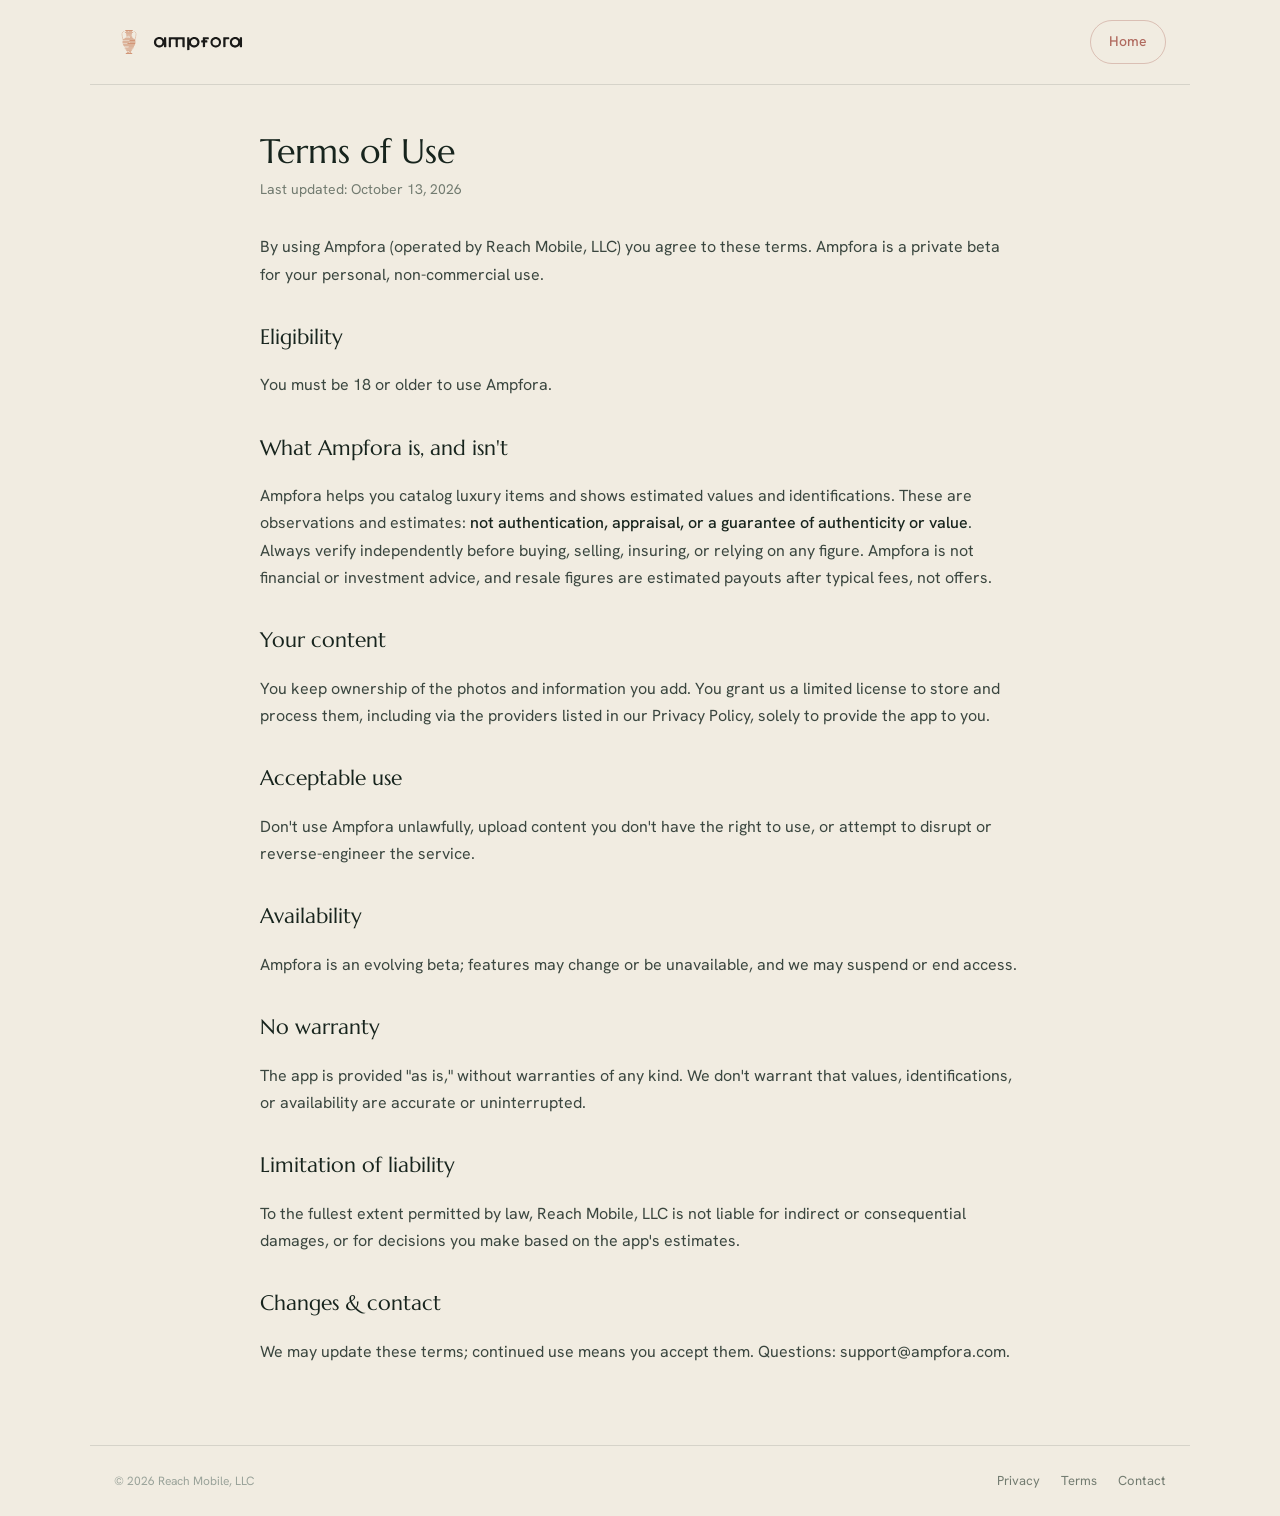
<file: terms.html>
<!DOCTYPE html>
<html lang="en">
<head>
  <meta charset="utf-8" />
  <meta name="viewport" content="width=device-width, initial-scale=1" />
  <meta name="robots" content="noindex" />
  <title>Terms of Use &middot; Ampfora</title>
  <meta name="description" content="Ampfora terms of use." />
  <meta name="theme-color" content="#F1ECE1" />
  <link rel="icon" href="favicon.svg" type="image/svg+xml" />
  <link rel="preconnect" href="https://fonts.googleapis.com" />
  <link rel="preconnect" href="https://fonts.gstatic.com" crossorigin />
  <link href="https://fonts.googleapis.com/css2?family=Marcellus&family=Hanken+Grotesk:ital,wght@0,400;0,500;0,600;1,400&display=swap" rel="stylesheet" />
  <link rel="stylesheet" href="styles.css" />
</head>
<body>

  <header class="site-header">
    <a class="brand" href="index.html" aria-label="Ampfora home">
      <img class="brand-mark" src="ampfora-mark.svg" alt="" width="30" height="30" />
      <img class="brand-wordmark" src="ampfora-wordmark.svg" alt="Ampfora" height="18" />
    </a>
    <a class="btn btn-ghost" href="index.html">Home</a>
  </header>

  <main class="doc wrap">
    <h1>Terms of Use</h1>
    <p class="updated">Last updated: October 13, 2026</p>
    <p>By using Ampfora (operated by Reach Mobile, LLC) you agree to these terms. Ampfora is a private beta for your personal, non-commercial use.</p>
    <h2>Eligibility</h2>
    <p>You must be 18 or older to use Ampfora.</p>
    <h2>What Ampfora is, and isn't</h2>
    <p>Ampfora helps you catalog luxury items and shows estimated values and identifications. These are observations and estimates: <strong>not authentication, appraisal, or a guarantee of authenticity or value</strong>. Always verify independently before buying, selling, insuring, or relying on any figure. Ampfora is not financial or investment advice, and resale figures are estimated payouts after typical fees, not offers.</p>
    <h2>Your content</h2>
    <p>You keep ownership of the photos and information you add. You grant us a limited license to store and process them, including via the providers listed in our Privacy Policy, solely to provide the app to you.</p>
    <h2>Acceptable use</h2>
    <p>Don't use Ampfora unlawfully, upload content you don't have the right to use, or attempt to disrupt or reverse-engineer the service.</p>
    <h2>Availability</h2>
    <p>Ampfora is an evolving beta; features may change or be unavailable, and we may suspend or end access.</p>
    <h2>No warranty</h2>
    <p>The app is provided "as is," without warranties of any kind. We don't warrant that values, identifications, or availability are accurate or uninterrupted.</p>
    <h2>Limitation of liability</h2>
    <p>To the fullest extent permitted by law, Reach Mobile, LLC is not liable for indirect or consequential damages, or for decisions you make based on the app's estimates.</p>
    <h2>Changes &amp; contact</h2>
    <p>We may update these terms; continued use means you accept them. Questions: support@ampfora.com.</p>
  </main>

  <footer class="site-footer">
    <span class="copy">&copy; 2026 Reach Mobile, LLC</span>
    <nav>
      <a href="privacy.html">Privacy</a>
      <a href="terms.html">Terms</a>
      <a href="mailto:support@ampfora.com">Contact</a>
    </nav>
  </footer>

</body>
</html>
</file>
<file: styles.css>
/* Ampfora marketing site. Shared skin: THE LIGHT JEWEL BOX (mirrors the app's 2026-07
   light default: porcelain canvas, vault-green ink, one blush accent, Marcellus
   display + Hanken Grotesk UI). One file for all pages: index, claim, privacy,
   terms. The wordmark is plain text in each HTML <header>: search "Ampfora". The
   TestFlight link is the only other fill-in: search "REPLACE_WITH_YOUR_CODE". */

:root {
  --bg:        #F1ECE1;  /* porcelain canvas */
  --bg-band:   #EAE4D6;  /* recessed plates */
  --surface:   #FFFFFF;  /* cards */
  --surface-2: #EAE4D6;
  --gold:      #B06A5F;  /* deep rose: blush at text grade (raw blush washes out on porcelain) */
  --gold-soft: #DBA8A0;  /* blush: fills and hovers */
  --ink:       #17241D;  /* vault-green ink */
  --ink-soft:  #3A463F;
  --muted:     #727B70;
  --faint:     #9AA39A;
  --hairline:  rgba(23, 36, 29, 0.12);
  --hairline-2:rgba(176, 106, 95, 0.35);
  /* The night palette: the velvet case interior (the app keeps its photography
     rooms dark; the site keeps ONE band as a glimpse inside the jewel box). */
  --night:       #0D1915;
  --night-card:  #16241F;
  --night-pearl: #F2EDE3;
  --night-muted: #B5AB9E;
  --serif: "Marcellus", Georgia, "Times New Roman", serif;
  --sans: "Hanken Grotesk", -apple-system, BlinkMacSystemFont, "Segoe UI", Roboto, Helvetica, Arial, sans-serif;
}

* { box-sizing: border-box; }

html { -webkit-text-size-adjust: 100%; }

body {
  margin: 0;
  background: var(--bg);
  color: var(--ink);
  font-family: var(--sans);
  font-size: 17px;
  line-height: 1.7;
  -webkit-font-smoothing: antialiased;
}

a { color: var(--gold); text-decoration: none; }
a:hover { color: var(--gold-soft); }

.wrap { max-width: 760px; margin: 0 auto; padding: 0 24px; }

/* ── Header / nav ─────────────────────────────────────────── */
.site-header {
  display: flex; align-items: center; justify-content: space-between;
  padding: 20px 24px;
  border-bottom: 0.5px solid var(--hairline);
  max-width: 1100px; margin: 0 auto;
}
.brand { display: flex; align-items: center; gap: 10px; }
.brand svg { display: block; }
.spark { color: var(--gold-soft); font-size: 15px; line-height: 1; }
.wordmark {
  font-family: var(--serif);
  font-size: 21px;
  letter-spacing: 5px;
  color: var(--ink);
}
.btn {
  display: inline-block;
  font-family: var(--sans);
  font-size: 15px;
  font-weight: 500;
  border-radius: 999px;
  padding: 13px 28px;
  cursor: pointer;
  transition: opacity 0.15s ease;
}
.btn:hover { opacity: 0.9; }
.btn-solid { background: var(--ink); color: #F2EDE3; }
.btn-ghost {
  font-size: 14px;
  padding: 9px 18px;
  color: var(--gold);
  border: 0.5px solid var(--hairline-2);
}
.btn-ghost:hover { color: var(--gold-soft); }

/* ── Hero ─────────────────────────────────────────────────── */
.hero { text-align: center; padding: 64px 0 52px; }
.eyebrow {
  font-size: 12px; letter-spacing: 3px; color: var(--muted);
  margin: 0 0 18px; text-transform: uppercase;
}
h1 {
  font-family: var(--serif); font-weight: 500;
  font-size: clamp(32px, 7vw, 44px); line-height: 1.14;
  margin: 0 auto 18px; max-width: 540px;
}
.lede {
  font-size: 17px; color: var(--ink-soft); line-height: 1.65;
  margin: 0 auto 30px; max-width: 460px;
}
.cta-row {
  display: flex; gap: 14px; justify-content: center; align-items: center;
  flex-wrap: wrap;
}
.cta-note { font-size: 14px; color: var(--muted); }

/* The catalogue plate: the demo read, dressed exactly like a piece in the app
   (N° line, creamDeep photo plate, brand caps, serif name, the hallmark). */
.proof {
  margin: 46px auto 0; max-width: 330px;
  background: var(--surface);
  border: 0.5px solid var(--hairline);
  border-radius: 16px; padding: 20px 20px 14px;
  text-align: left;
  box-shadow: 0 18px 40px rgba(23, 36, 29, 0.07);
}
.proof-no {
  font-size: 11px; letter-spacing: 3px; color: var(--muted);
  margin: 0 0 10px; text-transform: uppercase;
}
.proof-photo {
  height: 150px; border-radius: 10px; background: var(--surface-2);
  border: 0.5px solid var(--hairline);
  display: flex; align-items: center; justify-content: center;
  margin-bottom: 14px;
}
.proof-photo svg { opacity: 0.45; }
.proof-brand {
  font-size: 11px; letter-spacing: 3px; color: var(--muted);
  margin: 0 0 2px; text-transform: uppercase;
}
.proof-row {
  display: flex; justify-content: space-between; align-items: baseline;
  margin-bottom: 4px; gap: 12px;
}
.proof-name { font-family: var(--serif); font-size: 18px; }
.proof-value {
  font-family: var(--serif); font-size: 20px; color: var(--gold);
  font-variant-numeric: tabular-nums;
}
.proof-basis { font-size: 12px; color: var(--muted); margin: 0 0 10px; }
.proof-hallmark {
  font-size: 10px; letter-spacing: 2.5px; color: var(--gold-soft);
  text-align: right; margin: 0; border-top: 0.5px solid var(--hairline);
  padding-top: 10px;
}

/* ── The velvet band: one glimpse inside the case ─────────── */
.band {
  background: var(--night);
  padding: 52px 0; text-align: center;
}
.band-spark { color: var(--gold-soft); font-size: 14px; margin: 0 0 14px; }
.band-line {
  font-family: var(--serif); font-size: clamp(21px, 5vw, 27px);
  line-height: 1.4; color: var(--night-pearl); margin: 0 auto; max-width: 520px;
}
.band-sub {
  font-size: 15px; color: var(--night-muted);
  margin: 14px auto 0; max-width: 460px; line-height: 1.6;
}

section { padding: 52px 0; }
.section-label {
  font-size: 12px; letter-spacing: 3px; color: var(--muted);
  text-align: center; margin: 0 0 30px; text-transform: uppercase;
}

/* How it works: catalogue numerals, not app-store icons */
.steps {
  display: grid; gap: 18px;
  grid-template-columns: repeat(auto-fit, minmax(190px, 1fr));
}
.step { text-align: center; padding: 0 6px; }
.step-no {
  font-family: var(--serif); font-size: 15px; letter-spacing: 2px;
  color: var(--gold); display: inline-block;
  border: 0.5px solid var(--hairline-2); border-radius: 999px;
  width: 42px; height: 42px; line-height: 42px; text-indent: 2px;
}
.step h3 { font-family: var(--serif); font-weight: 500; font-size: 19px; margin: 14px 0 6px; }
.step p { font-size: 14px; color: var(--muted); line-height: 1.6; margin: 0; }

/* Pillars */
.pillars {
  display: grid; gap: 14px;
  grid-template-columns: repeat(auto-fit, minmax(300px, 1fr));
}
.pillar {
  background: var(--surface); border: 0.5px solid var(--hairline);
  border-radius: 14px; padding: 22px 24px;
}
.pillar .ic { font-size: 22px; color: var(--gold); }
.pillar h3 { font-family: var(--serif); font-weight: 500; font-size: 17px; margin: 10px 0 6px; }
.pillar p { font-size: 14px; color: var(--muted); line-height: 1.6; margin: 0; }

/* Voice pull-quote: her register (the app's italic voice), hallmark-signed */
.quote { text-align: center; padding: 48px 0; }
.quote p {
  font-family: var(--sans); font-style: italic; font-weight: 400;
  font-size: clamp(19px, 5vw, 22px); line-height: 1.55;
  color: var(--ink-soft); margin: 0 auto; max-width: 480px;
}
.quote .attr {
  font-style: normal; font-size: 11px; letter-spacing: 3px;
  color: var(--gold-soft); margin-top: 16px;
}

/* Final CTA */
.final {
  background: var(--bg-band); border-top: 0.5px solid var(--hairline);
  padding: 52px 0; text-align: center;
}
.final h2 { font-family: var(--serif); font-weight: 500; font-size: clamp(24px, 6vw, 28px); margin: 0 0 10px; }
.final p { font-size: 15px; color: var(--muted); margin: 0 0 26px; }

/* Footer */
.site-footer {
  border-top: 0.5px solid var(--hairline);
  padding: 24px; display: flex; align-items: center; justify-content: space-between;
  flex-wrap: wrap; gap: 12px;
  max-width: 1100px; margin: 0 auto;
}
.site-footer .copy { font-size: 12px; color: var(--faint); }
.site-footer nav { font-size: 13px; }
.site-footer nav a { color: var(--muted); margin-left: 18px; }
.site-footer nav a:first-child { margin-left: 0; }

/* ── Legal pages (privacy / terms) ────────────────────────── */
.doc { padding: 48px 0 64px; }
.doc h1 { text-align: left; font-size: clamp(28px, 6vw, 34px); margin: 0 0 6px; max-width: none; }
.doc .updated { font-size: 14px; color: var(--muted); margin: 0 0 32px; }
.doc h2 {
  font-family: var(--serif); font-weight: 500; font-size: 21px;
  color: var(--ink); margin: 32px 0 10px;
}
.doc p, .doc li { color: var(--ink-soft); font-size: 16px; line-height: 1.7; }
.doc ul { padding-left: 22px; }
.doc li { margin-bottom: 8px; }
.doc strong { color: var(--ink); font-weight: 500; }
.back-link { font-size: 14px; color: var(--gold); display: inline-block; margin-top: 8px; }

/* ── Narrow screens ───────────────────────────────────────── */
@media (max-width: 430px) {
  .eyebrow, .section-label { letter-spacing: 1.5px; font-size: 11px; }
  .hero { padding: 44px 0 44px; }
  .site-header { padding: 18px 20px; }
  .wordmark { font-size: 19px; letter-spacing: 2.5px; }
}

/* ── The claim page (the invite terminus) ─────────────────── */
.claim-card {
  margin: 34px auto 0; max-width: 380px;
  background: var(--surface);
  border: 0.5px solid var(--hairline-2);
  border-radius: 16px; padding: 22px 24px;
  text-align: center;
}
.claim-label { font-size: 11px; letter-spacing: 3px; color: var(--muted); margin: 0 0 8px; }
.claim-code {
  font-family: var(--serif); font-size: 17px; color: var(--ink);
  word-break: break-all; line-height: 1.5; margin: 0 0 14px;
  user-select: all; -webkit-user-select: all;
}
.claim-copy { font-size: 13px; }
.claim-steps { margin: 34px auto 30px; max-width: 460px; text-align: left; }
.claim-step { font-size: 15px; color: var(--ink-soft); line-height: 1.6; margin: 0 0 12px; display: flex; gap: 12px; }
.claim-n {
  flex: none; width: 22px; height: 22px; border-radius: 999px;
  border: 0.5px solid var(--hairline-2); color: var(--gold);
  font-size: 12px; display: flex; align-items: center; justify-content: center;
  margin-top: 3px;
}

/* Brand lockup: the traced amphora + the drawn wordmark (replaces the old text wordmark). */
.brand { display: inline-flex; align-items: center; gap: 9px; text-decoration: none; }
.brand-mark { display: block; width: 30px; height: 30px; }
.brand-wordmark { display: block; height: 18px; width: auto; }
</file>
